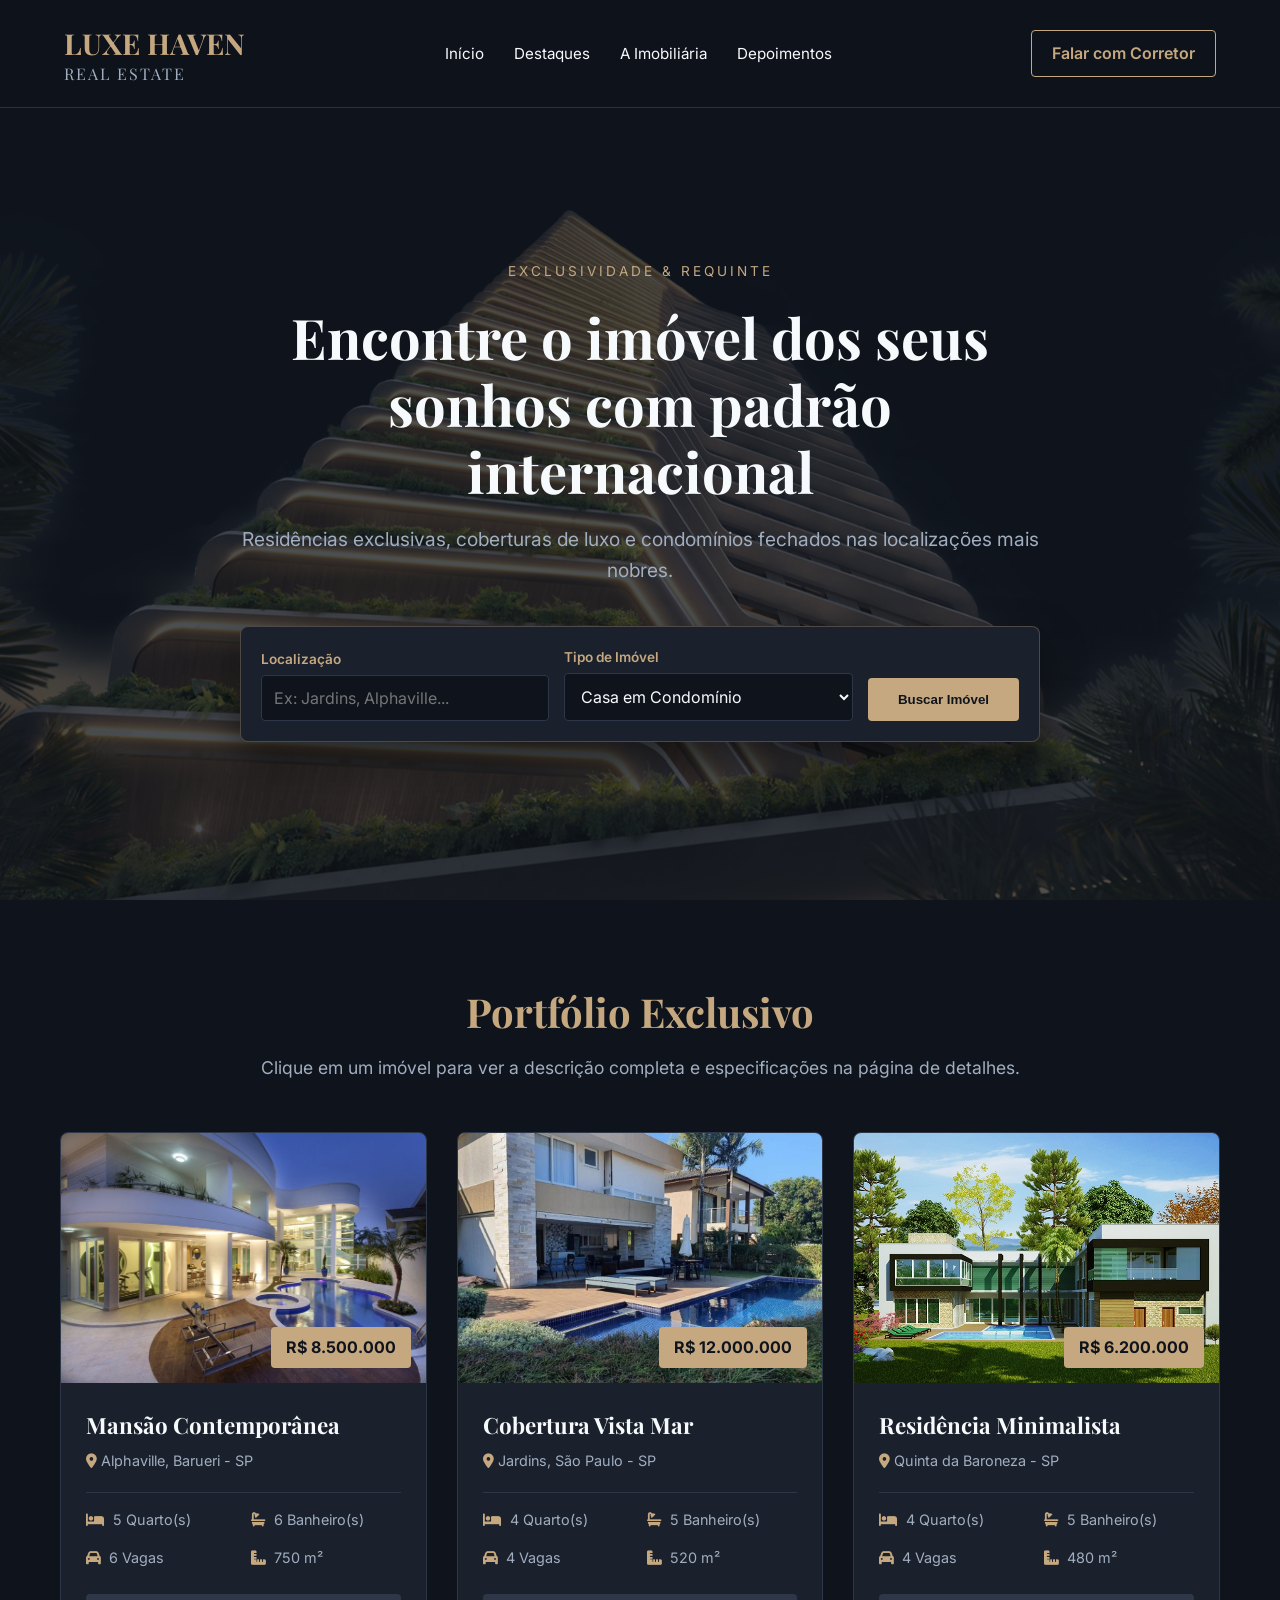
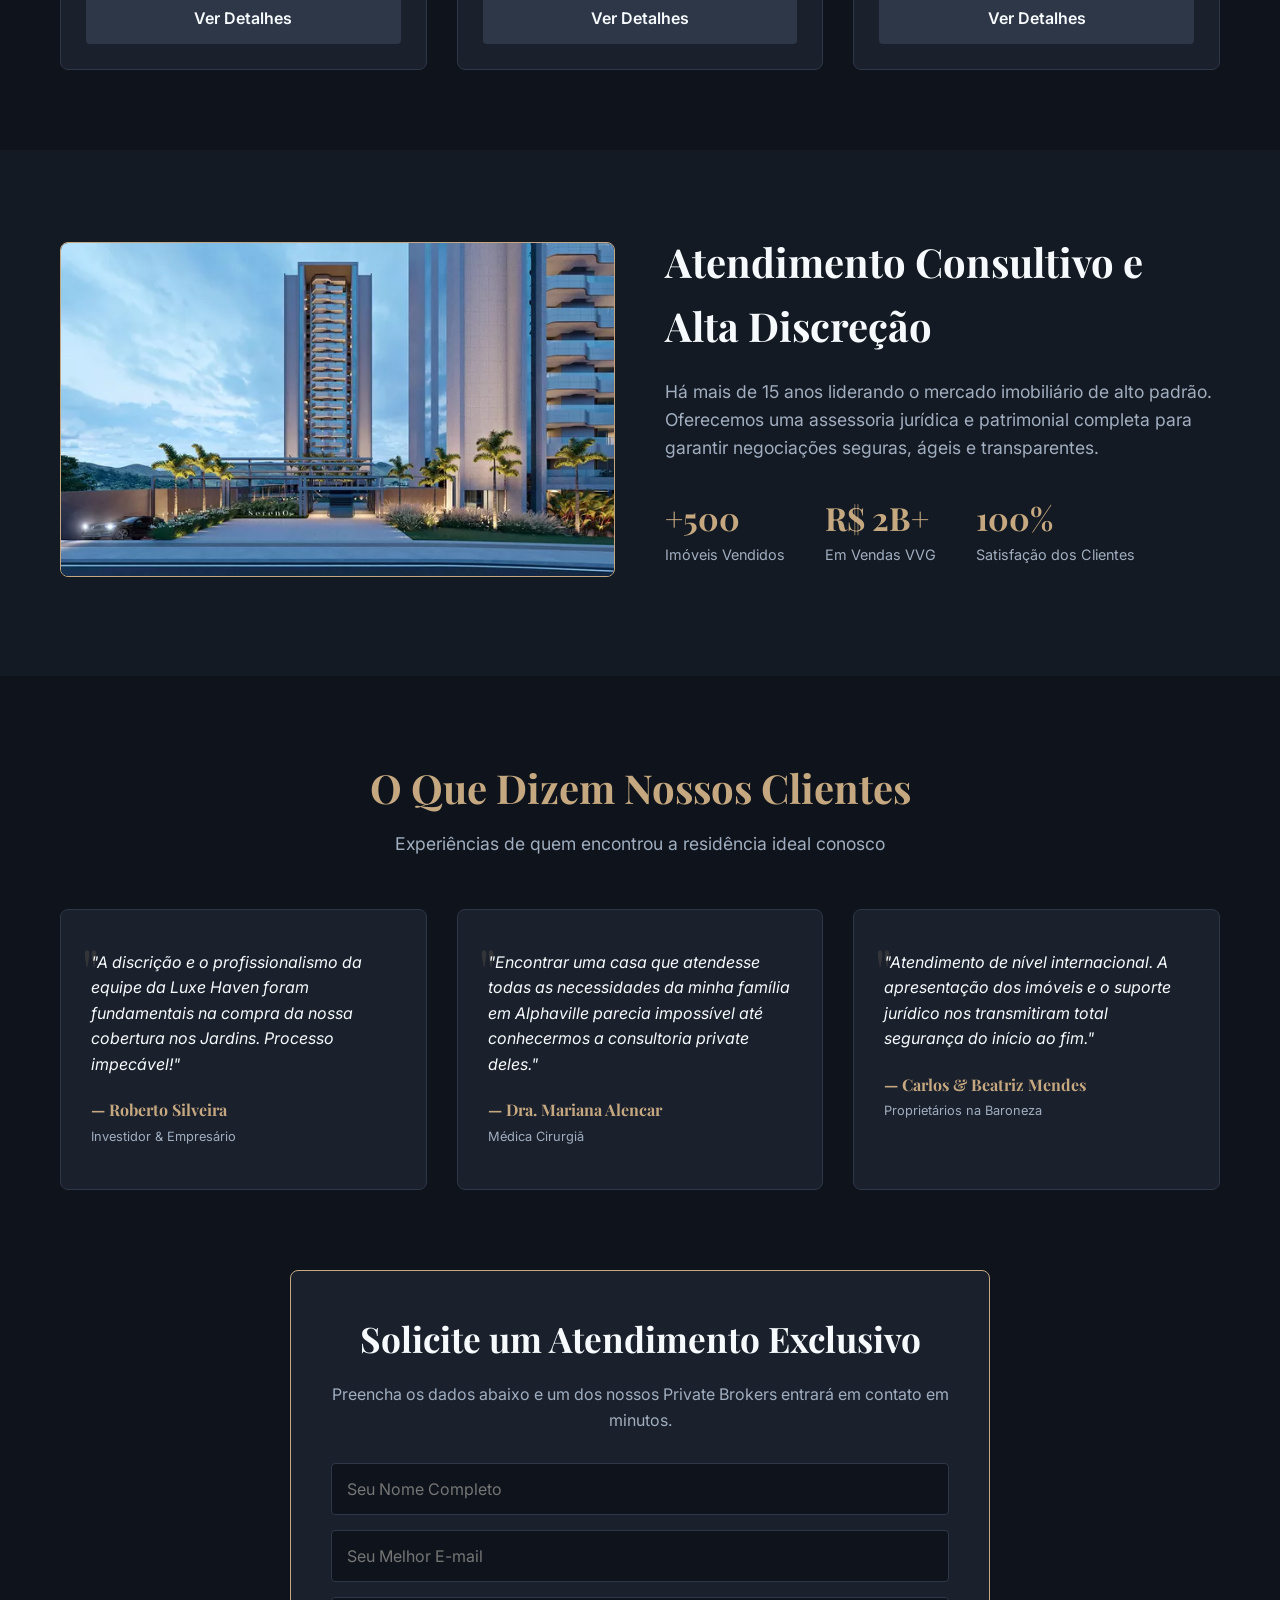
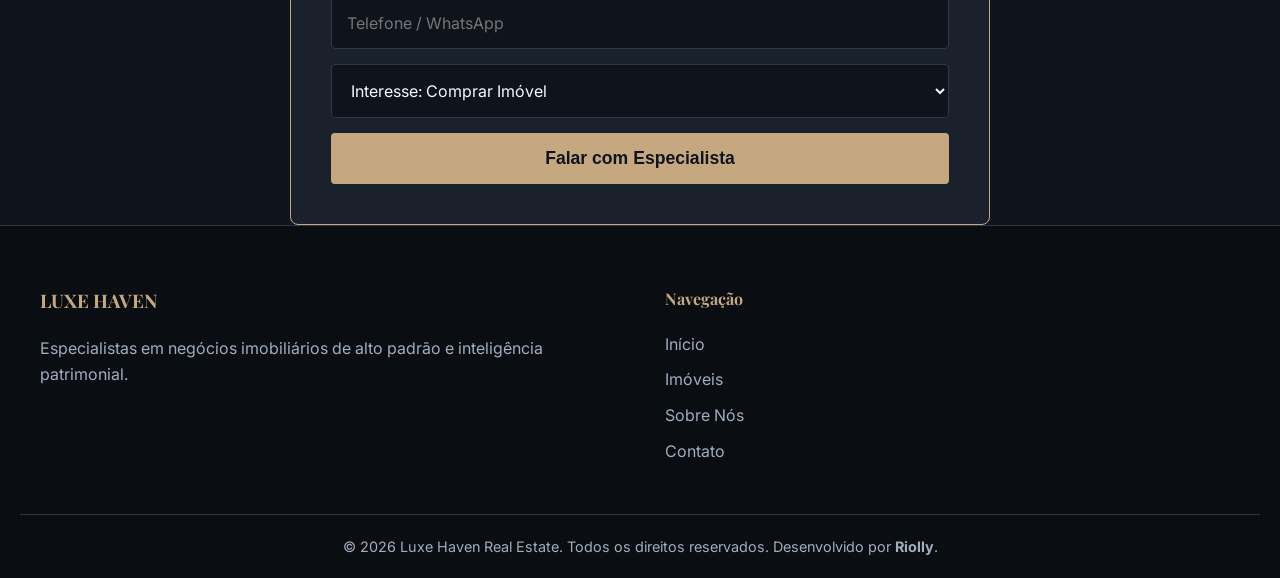
<file: index.html>
<!DOCTYPE html>
<html lang="pt-BR">
<head>
    <meta charset="UTF-8">
    <meta name="viewport" content="width=device-width, initial-scale=1.0">
    <title>Luxe Haven | Imóveis de Alto Padrão</title>
    
    <!-- Link para o seu CSS SEPARADO -->
    <link rel="stylesheet" href="imobiliaria.css">
    
    <!-- Font Awesome para Ícones Imobiliários -->
    <link rel="stylesheet" href="https://cdnjs.cloudflare.com/ajax/libs/font-awesome/6.4.0/css/all.min.css">
    <!-- Fontes Google -->
    <link rel="preconnect" href="https://fonts.googleapis.com">
    <link rel="preconnect" href="https://fonts.gstatic.com" crossorigin>
    <link href="https://fonts.googleapis.com/css2?family=Inter:wght@300;400;600&family=Playfair+Display:wght@600;700&display=swap" rel="stylesheet">
</head>
<body>

    <!-- NAVBAR -->
    <header class="navbar">
        <div class="logo">LUXE HAVEN <span>REAL ESTATE</span></div>
        <nav>
            <ul>
                <li><a href="#home">Início</a></li>
                <li><a href="#imoveis">Destaques</a></li>
                <li><a href="#sobre">A Imobiliária</a></li>
                <li><a href="#depoimentos">Depoimentos</a></li>
            </ul>
        </nav>
        <a href="#contato" class="btn-primary">Falar com Corretor</a>
    </header>

    <!-- HERO SECTION -->
    <section id="home" class="hero">
        <div class="hero-overlay"></div>
        <div class="hero-content">
            <span class="badge">EXCLUSIVIDADE & REQUINTE</span>
            <h1>Encontre o imóvel dos seus sonhos com padrão internacional</h1>
            <p>Residências exclusivas, coberturas de luxo e condomínios fechados nas localizações mais nobres.</p>
            
            <div class="search-box">
                <div class="input-group">
                    <label>Localização</label>
                    <input type="text" placeholder="Ex: Jardins, Alphaville...">
                </div>
                <div class="input-group">
                    <label>Tipo de Imóvel</label>
                    <select>
                        <option>Casa em Condomínio</option>
                        <option>Cobertura Duplex</option>
                        <option>Apartamento Luxo</option>
                    </select>
                </div>
                <button class="btn-search">Buscar Imóvel</button>
            </div>
        </div>
    </section>

    <!-- IMOVEIS EM DESTAQUE (Cards com ícones) -->
    <section id="imoveis" class="container">
        <div class="section-header">
            <h2>Portfólio Exclusivo</h2>
            <p>Clique em um imóvel para ver a descrição completa e especificações na página de detalhes.</p>
        </div>

        <div class="cards-grid">
            <!-- CARD 1 -->
            <div class="card-imovel" data-imovel="1">
                <div class="card-img">
                    <img src="images/imovel-1.jpg" alt="Mansão Contemporânea">
                    <span class="price-tag">R$ 8.500.000</span>
                </div>
                <div class="card-info">
                    <h3>Mansão Contemporânea</h3>
                    <p class="location"><i class="fa-solid fa-location-dot"></i> Alphaville, Barueri - SP</p>
                    
                    <!-- Ícones que aparecem no card inicial -->
                    <div class="features-grid">
                        <span><i class="fa-solid fa-bed"></i> 5 Quarto(s)</span>
                        <span><i class="fa-solid fa-bath"></i> 6 Banheiro(s)</span>
                        <span><i class="fa-solid fa-car"></i> 6 Vagas</span>
                        <span><i class="fa-solid fa-ruler-combined"></i> 750 m²</span>
                    </div>

                    <a href="detalhes.html?id=1" class="btn-card" style="display: block; text-align: center;">Ver Detalhes</a>
                </div>
            </div>

            <!-- CARD 2 -->
            <div class="card-imovel" data-imovel="2">
                <div class="card-img">
                    <img src="images/imovel-2.jpg" alt="Cobertura Vista Mar">
                    <span class="price-tag">R$ 12.000.000</span>
                </div>
                <div class="card-info">
                    <h3>Cobertura Vista Mar</h3>
                    <p class="location"><i class="fa-solid fa-location-dot"></i> Jardins, São Paulo - SP</p>
                    
                    <!-- Ícones que aparecem no card inicial -->
                    <div class="features-grid">
                        <span><i class="fa-solid fa-bed"></i> 4 Quarto(s)</span>
                        <span><i class="fa-solid fa-bath"></i> 5 Banheiro(s)</span>
                        <span><i class="fa-solid fa-car"></i> 4 Vagas</span>
                        <span><i class="fa-solid fa-ruler-combined"></i> 520 m²</span>
                    </div>

                    <a href="detalhes.html?id=2" class="btn-card" style="display: block; text-align: center;">Ver Detalhes</a>
                </div>
            </div>

            <!-- CARD 3 -->
            <div class="card-imovel" data-imovel="3">
                <div class="card-img">
                    <img src="images/imovel-3.jpg" alt="Residência Minimalista">
                    <span class="price-tag">R$ 6.200.000</span>
                </div>
                <div class="card-info">
                    <h3>Residência Minimalista</h3>
                    <p class="location"><i class="fa-solid fa-location-dot"></i> Quinta da Baroneza - SP</p>
                    
                    <!-- Ícones que aparecem no card inicial -->
                    <div class="features-grid">
                        <span><i class="fa-solid fa-bed"></i> 4 Quarto(s)</span>
                        <span><i class="fa-solid fa-bath"></i> 5 Banheiro(s)</span>
                        <span><i class="fa-solid fa-car"></i> 4 Vagas</span>
                        <span><i class="fa-solid fa-ruler-combined"></i> 480 m²</span>
                    </div>

                    <a href="detalhes.html?id=3" class="btn-card" style="display: block; text-align: center;">Ver Detalhes</a>
                </div>
            </div>
        </div>
    </section>

    <!-- SOBRE A IMOBILIÁRIA -->
    <section id="sobre" class="sobre-section">
        <div class="container sobre-grid">
            <div class="sobre-img">
                <img src="images/corretor.jpg" alt="Corretor de Imóveis">
            </div>
            <div class="sobre-texto">
                <h2>Atendimento Consultivo e Alta Discreção</h2>
                <p>Há mais de 15 anos liderando o mercado imobiliário de alto padrão. Oferecemos uma assessoria jurídica e patrimonial completa para garantir negociações seguras, ágeis e transparentes.</p>
                
                <div class="stats">
                    <div>
                        <h3>+500</h3>
                        <p>Imóveis Vendidos</p>
                    </div>
                    <div>
                        <h3>R$ 2B+</h3>
                        <p>Em Vendas VVG</p>
                    </div>
                    <div>
                        <h3>100%</h3>
                        <p>Satisfação dos Clientes</p>
                    </div>
                </div>
            </div>
        </div>
    </section>

    <!-- DEPOIMENTOS -->
    <section id="depoimentos" class="container">
        <div class="section-header">
            <h2>O Que Dizem Nossos Clientes</h2>
            <p>Experiências de quem encontrou a residência ideal conosco</p>
        </div>
        <div class="depoimentos-grid">
            <div class="depoimento-card">
                <p>"A discrição e o profissionalismo da equipe da Luxe Haven foram fundamentais na compra da nossa cobertura nos Jardins. Processo impecável!"</p>
                <h4>— Roberto Silveira</h4>
                <span>Investidor & Empresário</span>
            </div>
            <div class="depoimento-card">
                <p>"Encontrar uma casa que atendesse todas as necessidades da minha família em Alphaville parecia impossível até conhecermos a consultoria private deles."</p>
                <h4>— Dra. Mariana Alencar</h4>
                <span>Médica Cirurgiã</span>
            </div>
            <div class="depoimento-card">
                <p>"Atendimento de nível internacional. A apresentação dos imóveis e o suporte jurídico nos transmitiram total segurança do início ao fim."</p>
                <h4>— Carlos & Beatriz Mendes</h4>
                <span>Proprietários na Baroneza</span>
            </div>
        </div>
    </section>

    <!-- CONTATO -->
    <section id="contato" class="contato-section">
        <div class="container contato-box">
            <h2>Solicite um Atendimento Exclusivo</h2>
            <p>Preencha os dados abaixo e um dos nossos Private Brokers entrará em contato em minutos.</p>

            <form class="contato-form" id="formContato">
                <input type="text" placeholder="Seu Nome Completo" required>
                <input type="email" placeholder="Seu Melhor E-mail" required>
                <input type="tel" placeholder="Telefone / WhatsApp" required>
                <select>
                    <option>Interesse: Comprar Imóvel</option>
                    <option>Interesse: Vender Meu Imóvel</option>
                    <option>Interesse: Investimentos</option>
                </select>
                <button type="submit" class="btn-submit">Falar com Especialista</button>
            </form>
        </div>
    </section>

    <!-- FOOTER -->
    <footer>
        <div class="footer-container">
            <div class="footer-col">
                <h3>LUXE HAVEN</h3>
                <p>Especialistas em negócios imobiliários de alto padrão e inteligência patrimonial.</p>
            </div>
            <div class="footer-col">
                <h4>Navegação</h4>
                <ul>
                    <li><a href="#home">Início</a></li>
                    <li><a href="#imoveis">Imóveis</a></li>
                    <li><a href="#sobre">Sobre Nós</a></li>
                    <li><a href="#contato">Contato</a></li>
                </ul>
            </div>
        </div>
        <div class="footer-bottom">
            <p>&copy; 2026 Luxe Haven Real Estate. Todos os direitos reservados. Desenvolvido por <strong>Riolly</strong>.</p>
        </div>
    </footer>

</body>
</html>
</file>
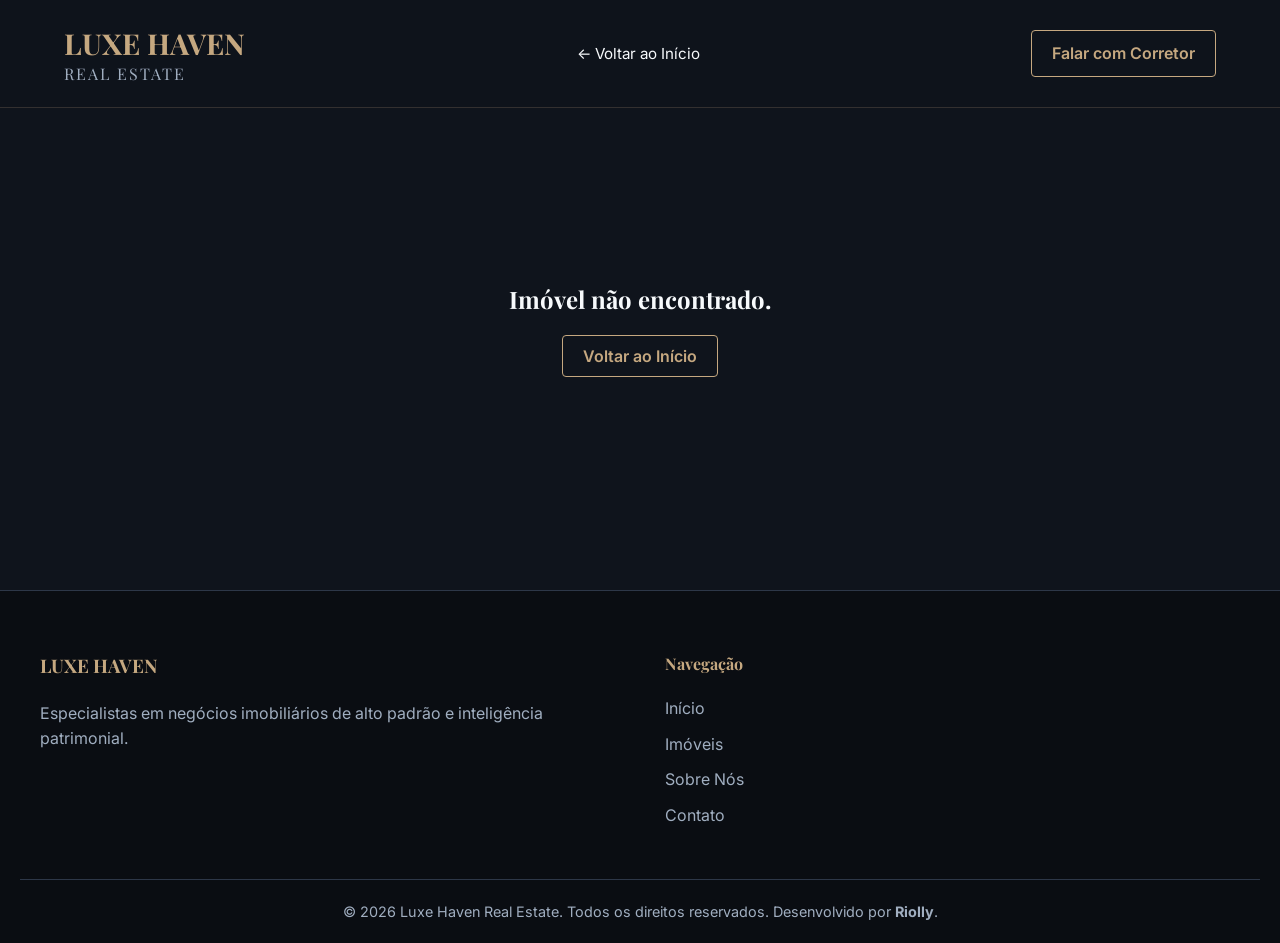
<file: detalhes.html>
<!DOCTYPE html>
<html lang="pt-BR">
<head>
    <meta charset="UTF-8">
    <meta name="viewport" content="width=device-width, initial-scale=1.0">
    <title>Detalhes do Imóvel | Luxe Haven</title>
    
    <link rel="stylesheet" href="imobiliaria.css">
    <link rel="stylesheet" href="https://cdnjs.cloudflare.com/ajax/libs/font-awesome/6.4.0/css/all.min.css">
    <link rel="preconnect" href="https://fonts.googleapis.com">
    <link rel="preconnect" href="https://fonts.gstatic.com" crossorigin>
    <link href="https://fonts.googleapis.com/css2?family=Inter:wght@300;400;600&family=Playfair+Display:wght@600;700&display=swap" rel="stylesheet">
    
    <!-- Estilo inline de segurança para forçar o empilhamento perfeito no celular -->
    <style>
        .detalhes-wrapper {
            display: grid;
            grid-template-columns: 1.2fr 1fr;
            gap: 40px;
            align-items: start;
        }
        @media (max-width: 768px) {
            .detalhes-wrapper {
                grid-template-columns: 1fr !important;
                gap: 20px !important;
            }
            .detalhes-img-box img {
                height: 300px !important;
            }
        }
    </style>
</head>
<body>

    <!-- NAVBAR -->
    <header class="navbar">
        <div class="logo">LUXE HAVEN <span>REAL ESTATE</span></div>
        <nav>
            <ul>
                <li><a href="index.html">← Voltar ao Início</a></li>
            </ul>
        </nav>
        <a href="index.html#contato" class="btn-primary">Falar com Corretor</a>
    </header>

    <!-- SEÇÃO DE DETALHES DO IMÓVEL -->
    <main class="container" style="margin-top: 120px; margin-bottom: 60px;">
        <div class="detalhes-wrapper">
            
            <!-- COLUNA ESQUERDA: FOTO GRANDE -->
            <div class="detalhes-img-box" style="position: relative;">
                <img id="detalheImg" src="" alt="Foto do Imóvel" style="width: 100%; height: 450px; object-fit: cover; border-radius: 8px; border: 1px solid var(--border-color);">
                <span id="detalhePreco" class="price-tag" style="font-size: 1.2rem; padding: 10px 20px;"></span>
            </div>

            <!-- COLUNA DIREITA: INFORMAÇÕES E DESCRIÇÃO -->
            <div class="detalhes-info-box" style="background: var(--card-bg); padding: 35px; border-radius: 8px; border: 1px solid var(--border-color);">
                <h1 id="detalheTitulo" style="font-size: 2.2rem; color: var(--text-light); margin-bottom: 10px;"></h1>
                <p id="detalheLocal" style="color: var(--text-gray); font-size: 1.1rem; margin-bottom: 25px;"><i class="fa-solid fa-location-dot" style="color: var(--gold);"></i> <span></span></p>
                
                <div class="features-grid" style="margin-bottom: 25px;">
                    <span><i class="fa-solid fa-bed"></i> <strong id="detalheQuartos"></strong></span>
                    <span><i class="fa-solid fa-bath"></i> <strong id="detalheBanheiros"></strong></span>
                    <span><i class="fa-solid fa-car"></i> <strong id="detalheGaragem"></strong></span>
                    <span><i class="fa-solid fa-ruler-combined"></i> <strong id="detalheArea"></strong></span>
                </div>

                <div class="modal-desc-box" style="background-color: var(--dark-bg); padding: 20px; border-radius: 8px; border-left: 4px solid var(--gold); margin-bottom: 30px;">
                    <h3 style="color: var(--text-light); margin-bottom: 10px; font-size: 1.1rem;">Descrição Completa</h3>
                    <p id="detalheDescricao" style="color: var(--text-gray); line-height: 1.8;"></p>
                </div>

                <button class="btn-submit" onclick="agendarVisita()" style="width: 100%;">Agendar Visita com Corretor Private</button>
            </div>

        </div>
    </main>

    <!-- FOOTER -->
    <footer>
        <div class="footer-container">
            <div class="footer-col">
                <h3>LUXE HAVEN</h3>
                <p>Especialistas em negócios imobiliários de alto padrão e inteligência patrimonial.</p>
            </div>
            <div class="footer-col">
                <h4>Navegação</h4>
                <ul>
                    <li><a href="index.html#home">Início</a></li>
                    <li><a href="index.html#imoveis">Imóveis</a></li>
                    <li><a href="index.html#sobre">Sobre Nós</a></li>
                    <li><a href="index.html#contato">Contato</a></li>
                </ul>
            </div>
        </div>
        <div class="footer-bottom">
            <p>&copy; 2026 Luxe Haven Real Estate. Todos os direitos reservados. Desenvolvido por <strong>Riolly</strong>.</p>
        </div>
    </footer>

    <!-- SCRIPT -->
    <script>
        const imoveisData = {
            "1": {
                titulo: "Mansão Contemporânea",
                preco: "R$ 8.500.000",
                local: "Alphaville, Barueri - SP",
                quartos: "5 Quarto(s)",
                banheiros: "6 Banheiro(s)",
                garagem: "6 Vagas",
                area: "750 m²",
                imagem: "images/imovel-1.jpg",
                descricao: "Mansão de altíssimo padrão com projeto arquitetônico premiado. Possui automação residencial total, piscina aquecida com borda infinita, espaço gourmet integrado, adega climatizada e acabamentos importados."
            },
            "2": {
                titulo: "Cobertura Vista Mar",
                preco: "R$ 12.000.000",
                local: "Jardins, São Paulo - SP",
                quartos: "4 Quarto(s)",
                banheiros: "5 Banheiro(s)",
                garagem: "4 Vagas",
                area: "520 m²",
                imagem: "images/imovel-2.jpg",
                descricao: "Exclusiva cobertura duplex totalmente mobiliada por designers renomados. Possui rooftop privativo com spa, sistema de som integrado em todos os ambientes e vista panorâmica impecável."
            },
            "3": {
                titulo: "Residência Minimalista",
                preco: "R$ 6.200.000",
                local: "Quinta da Baroneza - SP",
                quartos: "4 Quarto(s)",
                banheiros: "5 Banheiro(s)",
                garagem: "4 Vagas",
                area: "480 m²",
                imagem: "images/imovel-3.jpg",
                descricao: "Projeto biofílico integrado à natureza preservada do condomínio. Casa térrea com pé direito duplo, esquadrias do chão ao teto, energia solar e paisagismo exclusivo."
            }
        };

        const urlParams = new URLSearchParams(window.location.search);
        const idImovel = urlParams.get('id');

        if (idImovel && imoveisData[idImovel]) {
            const imovel = imoveisData[idImovel];
            document.getElementById('detalheTitulo').innerText = imovel.titulo;
            document.getElementById('detalhePreco').innerText = imovel.preco;
            document.getElementById('detalheLocal').querySelector('span').innerText = imovel.local;
            document.getElementById('detalheQuartos').innerText = imovel.quartos;
            document.getElementById('detalheBanheiros').innerText = imovel.banheiros;
            document.getElementById('detalheGaragem').innerText = imovel.garagem;
            document.getElementById('detalheArea').innerText = imovel.area;
            document.getElementById('detalheImg').src = imovel.imagem;
            document.getElementById('detalheDescricao').innerText = imovel.descricao;
        } else {
            document.querySelector('main').innerHTML = "<div class='container' style='text-align:center; padding: 80px 0;'><h2>Imóvel não encontrado.</h2><br><a href='index.html' class='btn-primary'>Voltar ao Início</a></div>";
        }

        function agendarVisita() {
            alert("Solicitação enviada com sucesso! Um corretor private entrará em contato em instantes.");
        }
    </script>
</body>
</html>
</file>
<file: imobiliaria.css>
/* =========================================
   VARIÁVEIS GERAIS E RESET (TEMA DARK/GOLD)
========================================= */
:root {
    --gold: #C5A880;
    --dark-bg: #0F141C;
    --card-bg: #1A202C;
    --text-light: #F7FAFC;
    --text-gray: #A0AEC0;
    --border-color: #2D3748;
    --font-main: 'Inter', sans-serif;
    --font-heading: 'Playfair Display', serif;
}

* {
    margin: 0;
    padding: 0;
    box-sizing: border-box;
}

html {
    scroll-behavior: smooth;
}

body {
    font-family: var(--font-main);
    color: var(--text-light);
    background-color: var(--dark-bg);
    line-height: 1.6;
}

h1, h2, h3, h4, .logo {
    font-family: var(--font-heading);
}

a {
    text-decoration: none;
    color: inherit;
}

.container {
    max-width: 1200px;
    margin: 0 auto;
    padding: 80px 20px;
}

.section-header {
    text-align: center;
    margin-bottom: 50px;
}

.section-header h2 {
    font-size: 2.5rem;
    color: var(--gold);
    margin-bottom: 10px;
}

.section-header p {
    color: var(--text-gray);
    font-size: 1.1rem;
}

/* =========================================
   NAVBAR
========================================= */
.navbar {
    display: flex;
    justify-content: space-between;
    align-items: center;
    padding: 20px 5%;
    background-color: rgba(15, 20, 28, 0.95);
    position: fixed;
    width: 100%;
    top: 0;
    z-index: 1000;
    backdrop-filter: blur(10px);
    border-bottom: 1px solid rgba(197, 168, 128, 0.2);
}

.logo {
    font-size: 1.8rem;
    color: var(--gold);
    font-weight: 700;
}

.logo span {
    color: var(--text-gray);
    font-size: 1rem;
    font-weight: 400;
    letter-spacing: 2px;
    display: block;
    margin-top: -5px;
}

nav ul {
    list-style: none;
    display: flex;
    gap: 30px;
}

nav ul li a {
    color: var(--text-light);
    font-size: 0.95rem;
    transition: 0.3s;
}

nav ul li a:hover {
    color: var(--gold);
}

.btn-primary {
    background-color: transparent;
    color: var(--gold);
    border: 1px solid var(--gold);
    padding: 10px 20px;
    border-radius: 4px;
    font-weight: 600;
    cursor: pointer;
    transition: 0.3s;
}

.btn-primary:hover {
    background-color: var(--gold);
    color: var(--dark-bg);
}

/* =========================================
   HERO SECTION (COM IMAGEM DE FUNDO GARANTIDA)
========================================= */
.hero {
    height: 100vh;
    background: url('images/hero-bg.jpg') no-repeat center center;
    background-size: cover;
    position: relative;
    display: flex;
    align-items: center;
    justify-content: center;
    text-align: center;
    padding: 120px 20px 20px 20px; /* Adicionado espaço no topo para o texto não ficar embaixo da navbar */
} 

.hero-overlay {
    position: absolute;
    top: 0; 
    left: 0; 
    width: 100%; 
    height: 100%;
    background: rgba(15, 20, 28, 0.75); /* Camada escura translúcida para destacar o texto */
    z-index: 1;
}

.hero-content {
    position: relative;
    z-index: 2; /* Fica acima da camada escura */
    max-width: 800px;
    color: var(--text-light);
}

.badge {
    color: var(--gold);
    font-size: 0.85rem;
    letter-spacing: 3px;
    margin-bottom: 20px;
    display: inline-block;
    text-transform: uppercase;
}

.hero h1 {
    font-size: 3.5rem;
    margin-bottom: 20px;
    line-height: 1.2;
}

.hero p {
    font-size: 1.2rem;
    color: var(--text-gray);
    margin-bottom: 40px;
}

.search-box {
    background: var(--card-bg);
    padding: 20px;
    border-radius: 8px;
    display: flex;
    gap: 15px;
    align-items: flex-end;
    flex-wrap: wrap;
    border: 1px solid rgba(197, 168, 128, 0.3);
    box-shadow: 0 20px 40px rgba(0,0,0,0.5);
    text-align: left;
}

.input-group {
    flex: 1;
    display: flex;
    flex-direction: column;
    min-width: 200px;
}

.input-group label {
    font-size: 0.85rem;
    font-weight: 600;
    margin-bottom: 5px;
    color: var(--gold);
}

.input-group input, .input-group select {
    padding: 12px;
    background: var(--dark-bg);
    border: 1px solid var(--border-color);
    color: var(--text-light);
    border-radius: 4px;
    font-family: var(--font-main);
    font-size: 1rem;
}

.btn-search {
    background-color: var(--gold);
    color: var(--dark-bg);
    border: none;
    padding: 14px 30px;
    border-radius: 4px;
    cursor: pointer;
    font-weight: 700;
    transition: 0.3s;
}

.btn-search:hover {
    opacity: 0.9;
}

/* =========================================
   CARDS DE IMÓVEIS
========================================= */
.cards-grid {
    display: grid;
    grid-template-columns: repeat(auto-fit, minmax(350px, 1fr));
    gap: 30px;
}

.card-imovel {
    background: var(--card-bg);
    border-radius: 8px;
    overflow: hidden;
    border: 1px solid var(--border-color);
    transition: 0.3s;
    cursor: pointer;
}

.card-imovel:hover {
    transform: translateY(-8px);
    border-color: var(--gold);
}

.card-img {
    position: relative;
    height: 250px;
    overflow: hidden;
}

.card-img img {
    width: 100%;
    height: 100%;
    object-fit: cover;
    transition: transform 0.5s;
}

.card-imovel:hover .card-img img {
    transform: scale(1.05);
}

.price-tag {
    position: absolute;
    bottom: 15px;
    right: 15px;
    background: var(--gold);
    color: var(--dark-bg);
    padding: 8px 15px;
    font-weight: 700;
    border-radius: 4px;
}

.card-info {
    padding: 25px;
}

.card-info h3 {
    font-size: 1.4rem;
    color: var(--text-light);
    margin-bottom: 5px;
}

.card-info .location {
    color: var(--text-gray);
    font-size: 0.9rem;
    margin-bottom: 20px;
}

.card-info .location i {
    color: var(--gold);
}

.features-grid {
    display: grid;
    grid-template-columns: 1fr 1fr;
    gap: 15px;
    margin-bottom: 25px;
    border-top: 1px solid var(--border-color);
    padding-top: 15px;
    font-size: 0.9rem;
    color: var(--text-gray);
}

.features-grid i {
    color: var(--gold);
    margin-right: 5px;
}

.btn-card {
    width: 100%;
    background-color: var(--border-color);
    color: var(--text-light);
    padding: 12px;
    border: none;
    border-radius: 4px;
    font-weight: 600;
    cursor: pointer;
    transition: 0.3s;
}

.btn-card:hover {
    background-color: var(--gold);
    color: var(--dark-bg);
}

/* =========================================
   SEÇÃO SOBRE
========================================= */
.sobre-section {
    background-color: #141A23;
}

.sobre-grid {
    display: grid;
    grid-template-columns: 1fr 1fr;
    gap: 50px;
    align-items: center;
}

.sobre-img img {
    width: 100%;
    border-radius: 8px;
    border: 1px solid var(--gold);
}

.sobre-texto h2 {
    font-size: 2.5rem;
    margin-bottom: 20px;
    color: var(--text-light);
}

.sobre-texto p {
    font-size: 1.1rem;
    color: var(--text-gray);
    margin-bottom: 30px;
}

.stats {
    display: flex;
    gap: 40px;
}

.stats h3 {
    font-size: 2rem;
    color: var(--gold);
}

.stats p {
    font-size: 0.9rem;
    color: var(--text-gray);
}

/* =========================================
   DEPOIMENTOS
========================================= */
.depoimentos-grid {
    display: grid;
    grid-template-columns: repeat(auto-fit, minmax(300px, 1fr));
    gap: 30px;
}

.depoimento-card {
    background: var(--card-bg);
    padding: 40px 30px;
    border-radius: 8px;
    position: relative;
    border: 1px solid var(--border-color);
}

.depoimento-card::before {
    content: '"';
    font-family: var(--font-heading);
    font-size: 4rem;
    color: rgba(197, 168, 128, 0.15);
    position: absolute;
    top: 10px;
    left: 20px;
}

.depoimento-card p {
    font-style: italic;
    margin-bottom: 20px;
    position: relative;
    z-index: 1;
    color: var(--text-light);
}

.depoimento-card h4 {
    color: var(--gold);
}

.depoimento-card span {
    font-size: 0.8rem;
    color: var(--text-gray);
}

/* =========================================
   CONTATO
========================================= */
.contato-section {
    background-color: var(--dark-bg);
    text-align: center;
}

.contato-box {
    background: var(--card-bg);
    padding: 40px;
    border-radius: 8px;
    border: 1px solid var(--gold);
    max-width: 700px;
    margin: 0 auto;
}

.contato-box h2 {
    font-size: 2.2rem;
    margin-bottom: 15px;
    color: var(--text-light);
}

.contato-box p {
    color: var(--text-gray);
    margin-bottom: 30px;
}

.contato-form {
    display: flex;
    flex-direction: column;
    gap: 15px;
    text-align: left;
}

.contato-form input, .contato-form select {
    padding: 15px;
    background: var(--dark-bg);
    border: 1px solid var(--border-color);
    color: var(--text-light);
    border-radius: 4px;
    font-family: var(--font-main);
    font-size: 1rem;
}

.btn-submit {
    background: var(--gold);
    color: var(--dark-bg);
    border: none;
    padding: 15px;
    font-weight: 700;
    cursor: pointer;
    border-radius: 4px;
    font-size: 1.1rem;
    transition: 0.3s;
}

.btn-submit:hover {
    opacity: 0.9;
}

/* =========================================
   FOOTER
========================================= */
footer {
    background-color: #0A0D12;
    padding: 60px 20px 20px;
    border-top: 1px solid var(--border-color);
}

.footer-container {
    max-width: 1200px;
    margin: 0 auto;
    display: grid;
    grid-template-columns: 1fr 1fr;
    gap: 50px;
    margin-bottom: 40px;
}

.footer-col h3, .footer-col h4 {
    margin-bottom: 20px;
    color: var(--gold);
}

.footer-col p {
    color: var(--text-gray);
}

.footer-col ul {
    list-style: none;
}

.footer-col ul li {
    margin-bottom: 10px;
}

.footer-col ul li a {
    color: var(--text-gray);
}

.footer-col ul li a:hover {
    color: var(--gold);
}

.footer-bottom {
    text-align: center;
    border-top: 1px solid var(--border-color);
    padding-top: 20px;
    font-size: 0.9rem;
    color: var(--text-gray);
}

/* =========================================
   MODAL (LADO A LADO)
========================================= */
.modal {
    display: none; 
    position: fixed;
    z-index: 2000;
    left: 0;
    top: 0;
    width: 100%;
    height: 100%;
    background-color: rgba(0, 0, 0, 0.85);
    align-items: center;
    justify-content: center;
    padding: 20px;
    backdrop-filter: blur(5px);
}

.modal-content {
    background-color: var(--card-bg);
    border-radius: 12px;
    max-width: 1000px;
    width: 100%;
    position: relative;
    overflow: hidden;
    animation: fadeIn 0.3s ease;
    border: 1px solid var(--border-color);
}

@keyframes fadeIn {
    from { opacity: 0; transform: scale(0.95); }
    to { opacity: 1; transform: scale(1); }
}

.close-modal {
    position: absolute;
    top: 15px;
    right: 20px;
    color: var(--text-gray);
    font-size: 35px;
    font-weight: bold;
    cursor: pointer;
    z-index: 10;
    transition: color 0.3s;
}

.close-modal:hover {
    color: var(--gold);
}

.modal-grid {
    display: grid;
    grid-template-columns: 1fr 1fr;
}

.modal-left {
    position: relative;
    height: 100%;
    min-height: 400px;
}

.modal-left img {
    width: 100%;
    height: 100%;
    object-fit: cover;
    display: block;
}

.modal-price-badge {
    position: absolute;
    bottom: 20px;
    left: 20px;
    background-color: var(--gold);
    color: var(--dark-bg);
    padding: 10px 20px;
    font-weight: 700;
    font-size: 1.2rem;
    border-radius: 4px;
}

.modal-right {
    padding: 40px;
    display: flex;
    flex-direction: column;
    justify-content: center;
    text-align: left;
}

.modal-right h2 {
    font-size: 2rem;
    color: var(--text-light);
    margin-bottom: 10px;
}

.modal-location {
    color: var(--text-gray);
    margin-bottom: 30px;
    font-size: 1.1rem;
}

.modal-location i {
    color: var(--gold);
}

.modal-specs {
    display: grid;
    grid-template-columns: 1fr 1fr;
    gap: 20px;
    margin-bottom: 30px;
}

.modal-specs div {
    font-size: 1rem;
    color: var(--text-light);
    display: flex;
    align-items: center;
    gap: 10px;
}

.modal-specs i {
    color: var(--gold);
    font-size: 1.2rem;
    width: 25px;
}

.full-width {
    grid-column: 1 / -1;
}

.modal-desc-box {
    background-color: var(--dark-bg);
    padding: 20px;
    border-radius: 8px;
    border-left: 4px solid var(--gold);
    margin-bottom: 30px;
    text-align: left;
}

.modal-desc-box h3 {
    font-size: 1.1rem;
    margin-bottom: 10px;
    color: var(--text-light);
}

.modal-desc-box p {
    font-size: 0.95rem;
    color: var(--text-gray);
}

.modal-btn {
    width: 100%;
    font-size: 1.1rem;
    padding: 15px;
}

/* =========================================
   RESPONSIVO
========================================= */
@media (max-width: 900px) {
    .modal-grid { grid-template-columns: 1fr; }
    .modal-left { min-height: 250px; }
    .modal-right { padding: 25px; }
    .sobre-grid { grid-template-columns: 1fr; }
    .stats { flex-wrap: wrap; }
    .hero h1 { font-size: 2.5rem; }
}
@media (max-width: 768px) {
    nav ul { display: none; }
    .search-box { flex-direction: column; }
    .input-group { width: 100%; }
}

/* Ajuste responsivo para a página de detalhes no celular */
@media (max-width: 768px) {
    .detalhes-wrapper {
        display: flex !important;
        flex-direction: column !important;
        gap: 20px !important;
    }
    
    .detalhes-img-box img {
        height: 280px !important;
        width: 100% !important;
    }

    .detalhes-info-box {
        padding: 20px !important;
    }
}
</file>
